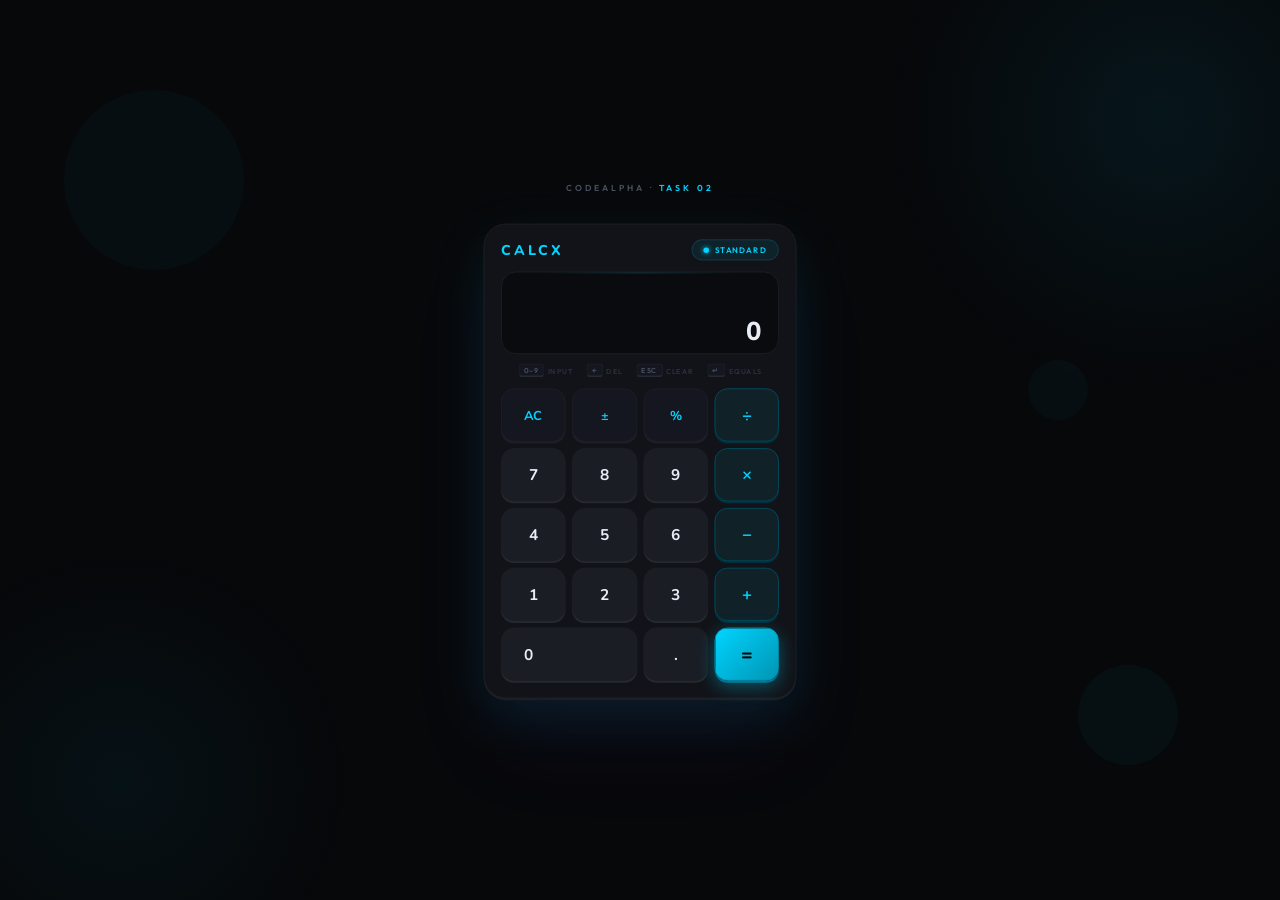
<file: Task1_CodeAlpha_Calculater/index.html>
<!DOCTYPE html>
<html lang="en">
<head>
  <meta charset="UTF-8" />
  <meta name="viewport" content="width=device-width, initial-scale=1.0"/>
  <title>CALCX — Calculator | CodeAlpha</title>
  <link href="https://fonts.googleapis.com/css2?family=Nunito:wght@300;400;600;700;800&family=Outfit:wght@300;400;600;700&display=swap" rel="stylesheet"/>
  <link rel="stylesheet" href="style.css">
</head>
<body>

  <div class="dot dot1"></div>
  <div class="dot dot2"></div>
  <div class="dot dot3"></div>

  <div class="page-label">CodeAlpha  · <span>Task 02</span></div>

  <div class="calculator">
    <div class="calc-header">
      <div class="calc-title">CalcX</div>
      <div class="mode-indicator">
        <div class="mode-dot"></div>
        <div class="mode-text">Standard</div>
      </div>
    </div>

    <div class="display">
      <div class="display-history" id="history"></div>
      <div class="display-main"    id="mainDisplay">0</div>
    </div>

    <div class="kb-bar">
      <div class="kb-key"><kbd>0–9</kbd> input</div>
      <div class="kb-key"><kbd>←</kbd> del</div>
      <div class="kb-key"><kbd>Esc</kbd> clear</div>
      <div class="kb-key"><kbd>↵</kbd> equals</div>
    </div>

    <div class="buttons" id="buttons">
      <button class="btn btn-fn"  data-action="clear">AC</button>
      <button class="btn btn-fn"  data-action="sign">±</button>
      <button class="btn btn-fn"  data-action="percent">%</button>
      <button class="btn btn-op"  data-action="÷" id="op-÷">÷</button>

      <button class="btn btn-num" data-action="7">7</button>
      <button class="btn btn-num" data-action="8">8</button>
      <button class="btn btn-num" data-action="9">9</button>
      <button class="btn btn-op"  data-action="×" id="op-×">×</button>

      <button class="btn btn-num" data-action="4">4</button>
      <button class="btn btn-num" data-action="5">5</button>
      <button class="btn btn-num" data-action="6">6</button>
      <button class="btn btn-op"  data-action="−" id="op-−">−</button>

      <button class="btn btn-num" data-action="1">1</button>
      <button class="btn btn-num" data-action="2">2</button>
      <button class="btn btn-num" data-action="3">3</button>
      <button class="btn btn-op"  data-action="+" id="op-+">+</button>

      <button class="btn btn-num span2" data-action="0">0</button>
      <button class="btn btn-num" data-action=".">.</button>
      <button class="btn btn-eq"  data-action="=">=</button>
    </div>
  </div>



  <script src="script.js"></script>
  
</body>
</html>
</file>
<file: Task1_CodeAlpha_Calculater/style.css>
:root {
      --bg:         #07080a;
      --calc-bg:    #111318;
      --display-bg: #090b0e;
      --border:     #1c1f26;
      --border2:    #252930;
      --accent:     #00d4ff;
      --accent-lt:  #002a36;
      --accent2:    #0095b3;
      --num:        #1a1d24;
      --num-h:      #21252f;
      --fn:         #141720;
      --fn-h:       #1c2030;
      --text:       #e8edf5;
      --text-dim:   #4a5060;
      --muted:      #2a3040;
      --red:        #ff4060;
      --shadow:     rgba(0,212,255,0.1);
    }

    *, *::before, *::after { margin:0; padding:0; box-sizing:border-box; }

    body {
      min-height: 100vh;
      background: var(--bg);
      display: flex;
      flex-direction: column;
      align-items: center;
      justify-content: center;
      font-family: 'Outfit', sans-serif;
      position: relative;
      overflow: hidden;
      padding: 16px 0;
    }

    body::before {
      content: '';
      position: fixed;
      width: 600px; height: 600px;
      background: radial-gradient(circle, rgba(0,212,255,0.07) 0%, transparent 65%);
      top: -180px; right: -180px;
      pointer-events: none;
    }
    body::after {
      content: '';
      position: fixed;
      width: 500px; height: 500px;
      background: radial-gradient(circle, rgba(0,180,220,0.06) 0%, transparent 65%);
      bottom: -130px; left: -130px;
      pointer-events: none;
    }

    .dot { position: fixed; border-radius: 50%; pointer-events: none; }
    .dot1 { width:180px; height:180px; top:10%; left:5%;  background: rgba(0,212,255,0.03); }
    .dot2 { width:100px; height:100px; bottom:15%; right:8%; background: rgba(0,212,255,0.04); }
    .dot3 { width:60px;  height:60px;  top:40%; right:15%; background: rgba(0,212,255,0.03); }

    /* PAGE LABEL */
    .page-label {
      font-size: 0.62rem;
      letter-spacing: 3px;
      text-transform: uppercase;
      color: var(--text-dim);
      margin-bottom: 10px;
      font-weight: 600;
    }
    .page-label span { color: var(--accent); }

    /* CARD */
    .calculator {
      position: relative;
      width: min(340px, 88vw);
      background: var(--calc-bg);
      border-radius: 24px;
      padding: 16px 18px 18px;
      box-shadow:
        0 2px 0 var(--border),
        0 20px 60px var(--shadow),
        0 60px 100px rgba(124,58,237,0.05);
      border: 1.5px solid var(--border);
    }

    /* HEADER */
    .calc-header {
      display: flex;
      justify-content: space-between;
      align-items: center;
      margin-bottom: 12px;
    }
    .calc-title {
      font-family: 'Nunito', sans-serif;
      font-size: 1.1rem;
      font-weight: 800;
      letter-spacing: 3px;
      color: var(--accent);
      text-transform: uppercase;
    }
    .mode-indicator {
      display: flex;
      gap: 6px;
      align-items: center;
      background: rgba(0,212,255,0.08);
      padding: 5px 12px;
      border-radius: 100px;
      border: 1px solid rgba(0,212,255,0.15);
    }
    .mode-dot {
      width: 6px; height: 6px;
      border-radius: 50%;
      background: var(--accent);
      animation: blink 2s ease-in-out infinite;
      box-shadow: 0 0 6px var(--accent);
    }
    @keyframes blink {
      0%,100% { opacity:1; }
      50%      { opacity:0.3; }
    }
    .mode-text {
      font-size: 0.62rem;
      letter-spacing: 1.5px;
      color: var(--accent);
      text-transform: uppercase;
      font-weight: 600;
    }

    /* DISPLAY */
    .display {
      background: var(--display-bg);
      border: 1.5px solid var(--border);
      border-radius: 16px;
      padding: 12px 18px 10px;
      margin-bottom: 10px;
      min-height: clamp(72px, 10vh, 90px);
      display: flex;
      flex-direction: column;
      justify-content: flex-end;
      align-items: flex-end;
      position: relative;
      overflow-x: hidden;
      overflow-y: auto;
    }
    .display::before {
      content: '';
      position: absolute;
      top: 0; left: 15%; right: 15%;
      height: 1px;
      background: linear-gradient(90deg, transparent, var(--accent), transparent);
      opacity: 0.4;
      border-radius: 0 0 4px 4px;
    }

    .display-history {
      font-size: 0.8rem;
      color: var(--text-dim);
      min-height: 20px;
      margin-bottom: 8px;
      word-break: break-all;
      text-align: right;
      font-weight: 400;
    }
    .display-main {
      font-family: 'Nunito', sans-serif;
      font-size: 2rem;
      font-weight: 800;
      color: var(--text);
      line-height: 1;
      word-break: break-all;
      text-align: right;
      transition: font-size 0.15s, color 0.2s;
    }
    .display-main.shrink { font-size: 2rem; }
    .display-main.tiny   { font-size: 1.5rem; }
    .display-main.error  { color: var(--red); }
    .display-main.result { color: var(--accent); }

    /* KEYBOARD HINT */
    .kb-bar {
      display: flex;
      justify-content: center;
      gap: 14px;
      margin-bottom: 12px;
    }
    .kb-key {
      font-size: 0.55rem;
      letter-spacing: 1px;
      color: var(--muted);
      text-transform: uppercase;
      display: flex;
      align-items: center;
      gap: 4px;
      font-weight: 600;
    }
    .kb-key kbd {
      background: var(--fn);
      border: 1px solid var(--border);
      border-bottom: 2px solid var(--border2);
      border-radius: 4px;
      padding: 1px 5px;
      font-family: 'Outfit', sans-serif;
      font-size: 0.55rem;
      color: var(--text-dim);
    }

    /* BUTTONS */
    .buttons {
      display: grid;
      grid-template-columns: repeat(4, 1fr);
      gap: 7px;
    }
    .btn {
      height: clamp(46px, 6.5vh, 58px);
      border: 1.5px solid var(--border);
      border-radius: 14px;
      font-family: 'Nunito', sans-serif;
      font-size: 1.2rem;
      font-weight: 700;
      cursor: pointer;
      position: relative;
      overflow: hidden;
      transition: transform 0.1s, box-shadow 0.15s, background 0.15s, border-color 0.15s;
      outline: none;
    }
    .btn .ripple {
      position: absolute;
      border-radius: 50%;
      transform: scale(0);
      background: rgba(124,58,237,0.1);
      animation: rippleAnim 0.5s linear;
      pointer-events: none;
    }
    @keyframes rippleAnim { to { transform: scale(4); opacity: 0; } }
    .btn:active { transform: scale(0.93); }

    .btn-num {
      background: var(--num);
      color: var(--text);
      box-shadow: 0 2px 0 var(--border2);
    }
    .btn-num:hover {
      background: var(--num-h);
      border-color: var(--border2);
      box-shadow: 0 4px 14px var(--shadow);
      transform: translateY(-1px);
    }

    .btn-fn {
      background: var(--fn);
      color: var(--accent);
      font-size: 1rem;
      box-shadow: 0 2px 0 var(--border);
    }
    .btn-fn:hover {
      background: var(--accent-lt);
      border-color: var(--border2);
      box-shadow: 0 4px 14px var(--shadow);
      transform: translateY(-1px);
    }

    .btn-op {
      background: rgba(0,212,255,0.07);
      border-color: #004d5e;
      color: var(--accent);
      font-size: 1.3rem;
      box-shadow: 0 2px 0 #003040;
    }
    .btn-op:hover {
      background: rgba(0,212,255,0.14);
      border-color: var(--accent);
      box-shadow: 0 6px 18px rgba(0,212,255,0.15);
      transform: translateY(-1px);
    }
    .btn-op.active-op {
      background: rgba(0,212,255,0.2);
      border-color: var(--accent);
      color: var(--accent);
      box-shadow: 0 0 20px rgba(0,212,255,0.25), inset 0 0 10px rgba(0,212,255,0.05);
    }

    .btn-eq {
      background: linear-gradient(135deg, #00d4ff 0%, #0095b3 100%);
      border-color: #0095b3;
      color: #000;
      font-size: 1.5rem;
      font-weight: 800;
      box-shadow: 0 6px 20px rgba(0,212,255,0.35), 0 2px 0 #006080;
    }
    .btn-eq:hover {
      box-shadow: 0 10px 28px rgba(0,212,255,0.5);
      transform: translateY(-2px);
    }
    .btn-eq:active { transform: scale(0.93) translateY(0); }

    .span2 {
      grid-column: span 2;
      text-align: left;
      padding-left: 24px;
    }

    /* FOOTER */
    .footer-badge {
      margin-top: 18px;
      font-size: 0.6rem;
      letter-spacing: 2px;
      text-transform: uppercase;
      color: var(--text-dim);
      text-align: center;
      font-weight: 600;
    }
    .footer-badge span { color: var(--accent); }

    @media (min-width: 1200px) {
      html { font-size: 14px; }
    }

    /* Laptop / large screen fix */
    @media (min-height: 600px) and (max-height: 800px) {
      .calculator { transform: scale(0.88); transform-origin: center center; }
    }
    @media (min-height: 801px) and (max-height: 900px) {
      .calculator { transform: scale(0.92); transform-origin: center center; }
    }
    @media (max-width: 400px) {
      .calculator { width: 320px; padding: 18px 16px 22px; }
      .btn { height: 56px; font-size: 1.05rem; }
      .display-main { font-size: 2.2rem; }
    }
</file>
